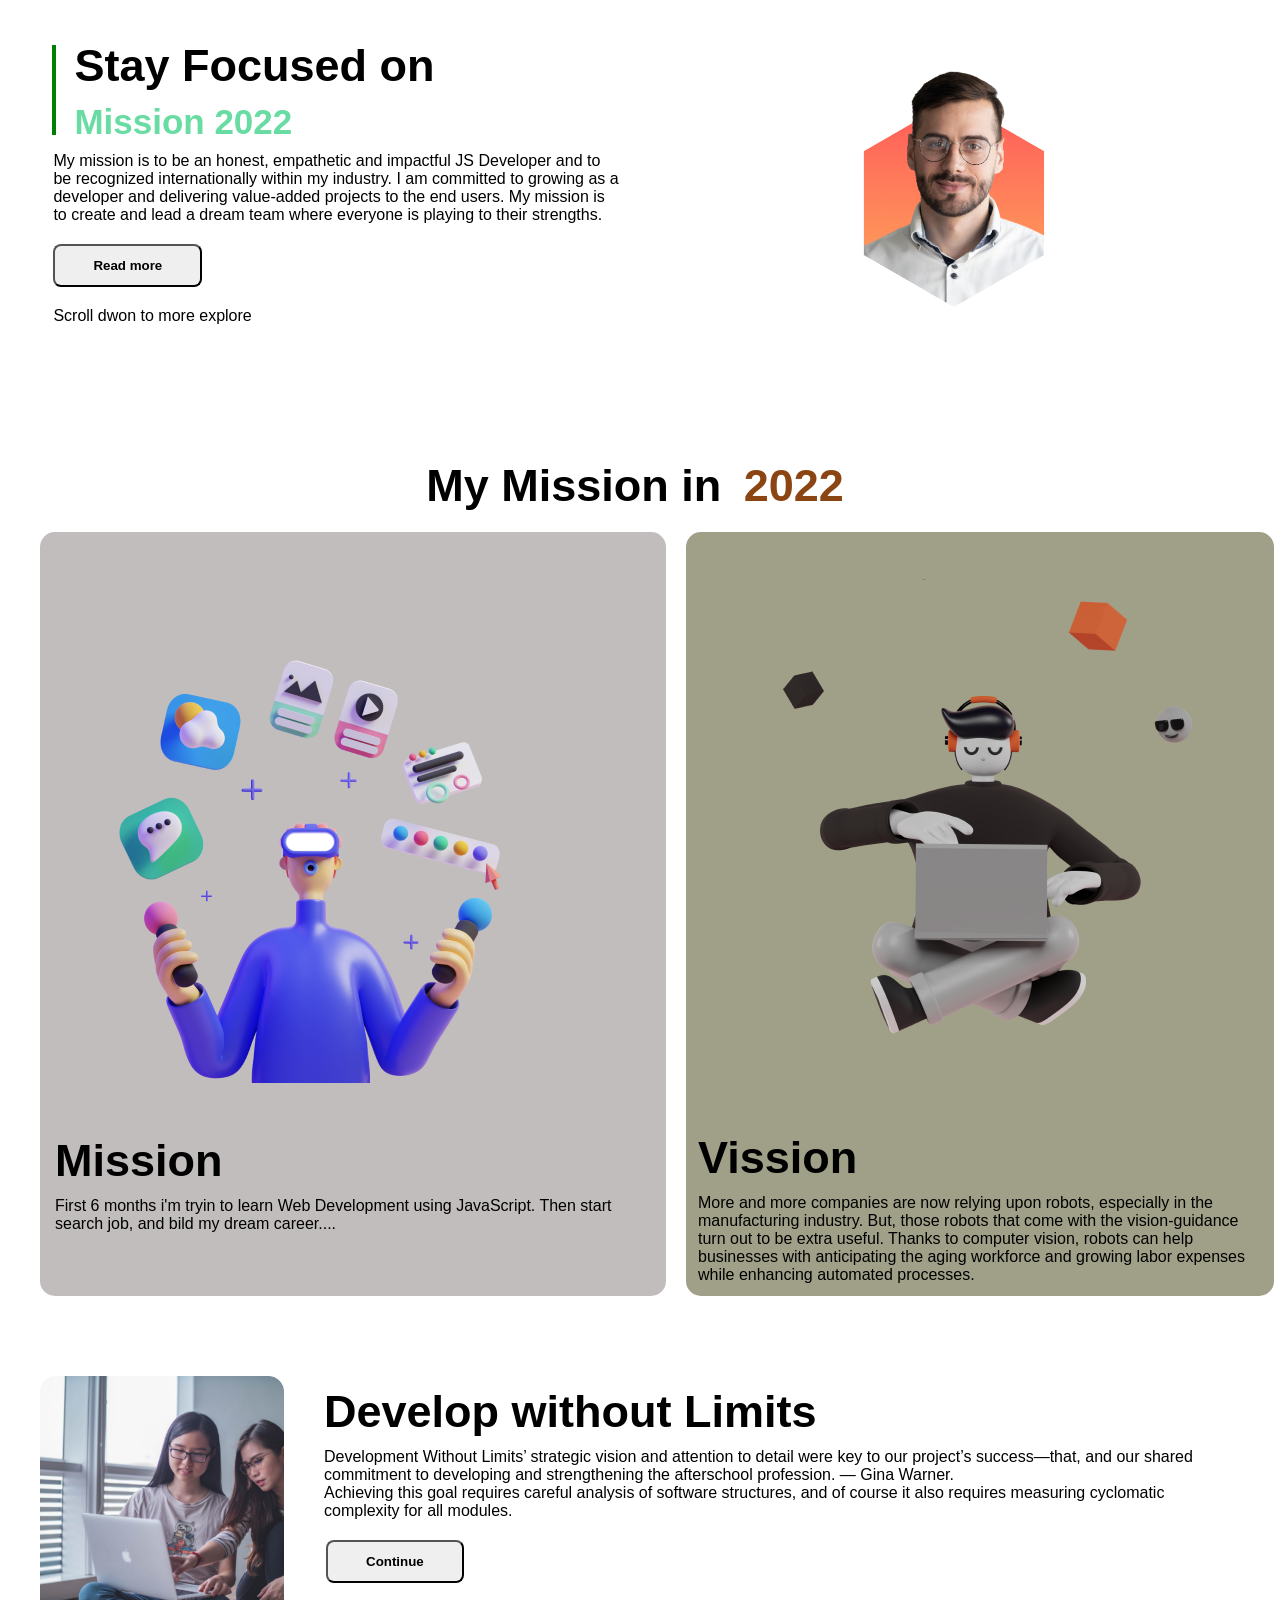
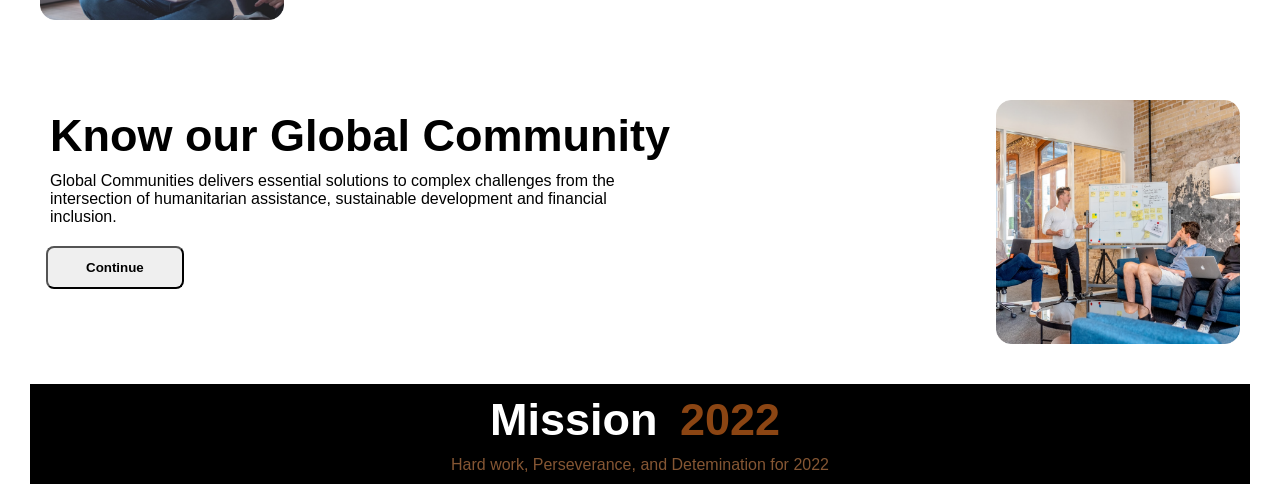
<file: index.html>
<!DOCTYPE html>
<html lang="en">
  <head>
    <meta charset="UTF-8" />
    <meta http-equiv="X-UA-Compatible" content="IE=edge" />
    <meta name="viewport" content="width=device-width, initial-scale=1.0" />
    <link
      rel="shortcut icon"
      href="images/person/person-3.png"
      type="image/x-icon"
    />
    <title>Portfolio</title>
    <link rel="stylesheet" href="css/style.css" />
  </head>
  <body>
    <section class="flexible-container">
      <div class="half-width">
        <div class="vl"></div>
        <h1>Stay Focused on</h1>
        <h2>Mission 2022</h2>
        <p>
          My mission is to be an honest, empathetic and impactful JS Developer
          and to be recognized internationally within my industry. I am
          committed to growing as a developer and delivering value-added
          projects to the end users. My mission is to create and lead a dream
          team where everyone is playing to their strengths.
        </p>
        <button class="button" type="submit">Read more</button>
        <p>Scroll dwon to more explore</p>
      </div>
      <div class="half-width">
        <img src="images/person/person-3.png" alt="My-image" />
      </div>
    </section>

    <h1 class="mission-title">
      My Mission in <span class="saddlebrown">2022</span>
    </h1>
    <section class="my-mission">
      <div class="mission">
        <img src="images/illustrators/illustrator-1.png" alt="" />
        <h1>Mission</h1>
        <p>
          First 6 months i'm tryin to learn Web Development using JavaScript.
          Then start search job, and bild my dream career....
        </p>
      </div>
      <div class="vission">
        <img src="images/illustrators/illustrator-2.png" alt="" />
        <h1>Vission</h1>
        <p>
          More and more companies are now relying upon robots, especially in the
          manufacturing industry. But, those robots that come with the
          vision-guidance turn out to be extra useful. Thanks to computer
          vision, robots can help businesses with anticipating the aging
          workforce and growing labor expenses while enhancing automated
          processes.
        </p>
      </div>
      <div class="goals">
        <img src="images/illustrators/illustrator-3.png" alt="" />
        <h1>Goals</h1>
        <p>
          Achieving this goal requires careful analysis of software structures,
          and of course it also requires measuring cyclomatic complexity for all
          modules.
        </p>
      </div>
    </section>

    <section class="developer-area">
      <img src="images/pictures/coding.png" alt="" />
      <div class="develop">
        <h1>Develop without Limits</h1>
        <p>
          Development Without Limits’ strategic vision and attention to detail
          were key to our project’s success—that, and our shared commitment to
          developing and strengthening the afterschool profession. ― Gina
          Warner.<br />
          Achieving this goal requires careful analysis of software structures,
          and of course it also requires measuring cyclomatic complexity for all
          modules.
        </p>
        <button class="button" type="submit">Continue</button>
      </div>
    </section>

    <section class="knowing-area">
      <div class="know">
        <h1>Know our Global Community</h1>
        <p>
          Global Communities delivers essential solutions to complex challenges
          from the intersection of humanitarian assistance, sustainable
          development and financial inclusion.
        </p>
        <button class="button" type="submit">Continue</button>
      </div>
      <img src="images/pictures/project.png" alt="" />
    </section>
    
    <footer class="footer">
      <h1>Mission <span class="saddlebrown">2022</span></h1>
      <p>Hard work, Perseverance, and Detemination for 2022</p>
    </footer>
  </body>
</html>
</file>
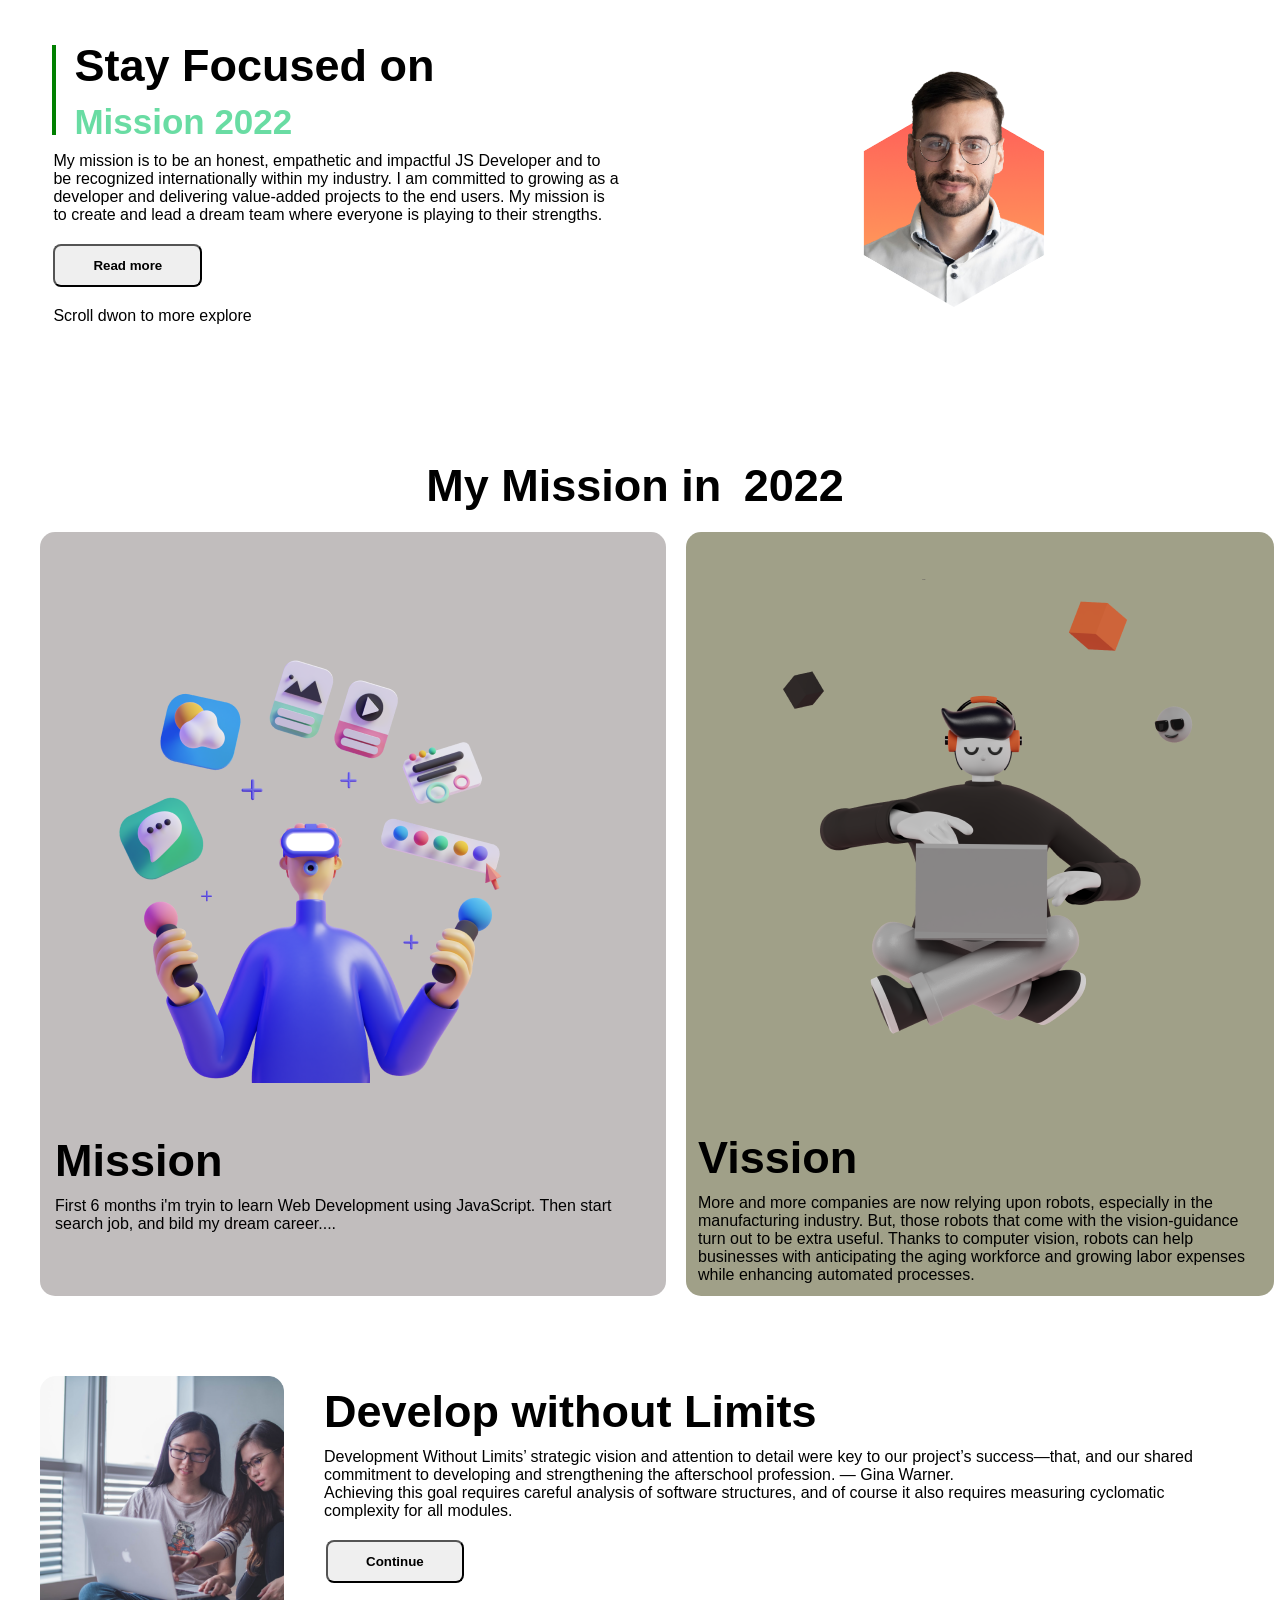
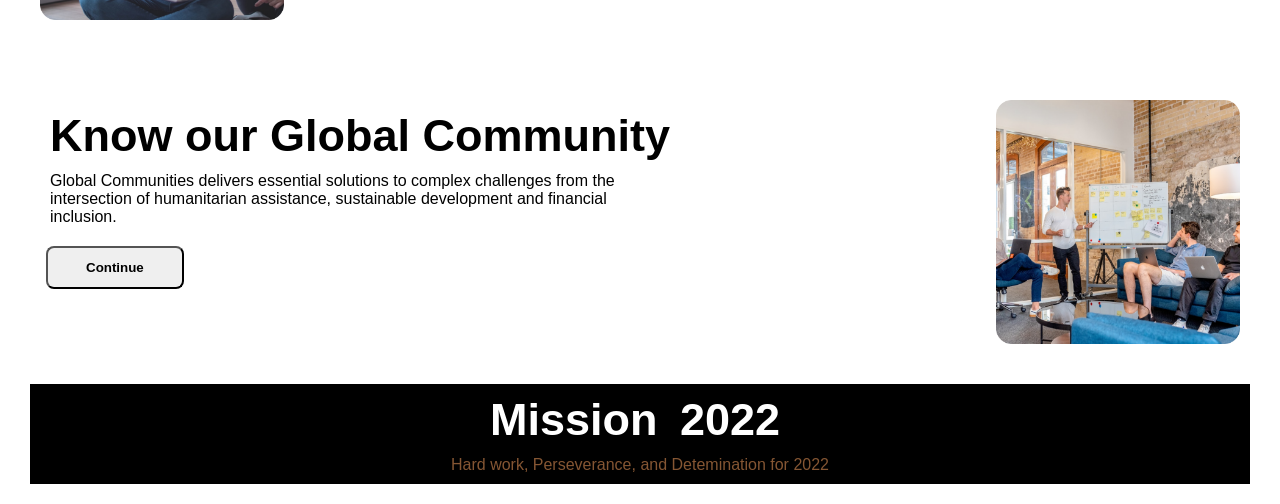
<file: indx.html>
<!DOCTYPE html>
<html lang="en">
<head>
    <meta charset="UTF-8">
    <meta http-equiv="X-UA-Compatible" content="IE=edge">
    <meta name="viewport" content="width=device-width, initial-scale=1.0">
    <link rel="shortcut icon" href="images/person/person-3.png" type="image/x-icon">
    <title>Portfolio</title>
    <link rel="stylesheet" href="css/style.css">
</head>
<body>
    <section class="flexible-container">
        <div class="half-width">
            <div class="vl"></div>
            <h1>Stay Focused on</h1>
            <h2>Mission 2022</h2>
            <p>
                My mission is to be an honest, empathetic and impactful JS Developer and to be recognized internationally within my industry. I am committed to growing as a developer and delivering value-added projects to the end users. My mission is to create and lead a dream team where everyone is playing to their strengths.
            </p>
            <button class="button" type="submit">Read more</button>
            <p>Scroll dwon to more explore</p> 
        </div>
       <div class="half-width">
            <img src="images/person/person-3.png" alt="My-image">
        </div> 
    </section>

    <h1 class=mission-title>My Mission in <span class=f-c>2022</span> </h1>
    <section class="my-mission">
        <div class="mission">
            <img src="images/illustrators/illustrator-1.png" alt="">
            <h1> Mission</h1>
            <p>First 6 months i'm tryin to learn Web Development using JavaScript. Then start  search job, and bild my dream career....</p>
        </div>
        <div class="vission">
            <img src="images/illustrators/illustrator-2.png" alt="">
            <h1>Vission</h1>
            <p>More and more companies are now relying upon robots, especially in the manufacturing industry. But, those robots that come with the vision-guidance turn out to be extra useful. Thanks to computer vision, robots can help businesses with anticipating the aging workforce and growing labor expenses while enhancing automated processes.</p>
        </div>
        <div class="goals">
            <img src="images/illustrators/illustrator-3.png" alt="">
            <h1>Goals</h1>
            <p> Achieving this goal requires careful analysis of software structures, and of course it also requires measuring cyclomatic complexity for all modules.</p>
        </div>
    </section>

    <section class="developer-area">
        <img src="images/pictures/coding.png" alt="">
        <div class="develop">
            <h1>Develop without Limits</h1>
            <p>
                Development Without Limits’ strategic vision and attention to detail were key to our project’s success—that, and our shared commitment to developing and strengthening the afterschool profession.  ― Gina Warner.<br>
                Achieving this goal requires careful analysis of software structures, and of course it also requires measuring cyclomatic complexity for all modules.
            </p>
            <button class="button" type="submit">Continue</button>
        </div>
    </section>

    <section class="knowing-area">
        <div class="know">
            <h1>Know our Global Community</h1>
            <p>
                Global Communities delivers essential solutions to complex challenges from the intersection of humanitarian assistance, sustainable development and financial inclusion.
            </p>
            <button class="button" type="submit">Continue</button>
        </div>
        <img src="images/pictures/project.png" alt="">

    </section>
 
    
    <footer class="footer">
        <h1>Mission <span class=f-c>2022</span> </h1>
        <p>Hard work, Perseverance, and Detemination for 2022</p>
    </footer>
     
</body>
</html>
</file>
<file: css/style.css>
* {
    margin: 10px;
    padding: 0;
    font-family: sans-serif;
}

h1{
    font-size: 45px;
}

h2{
    font-size: 35px;
}

.flexible-container{
    display: flex;
    margin-bottom: 115px;
}

.flexible-container h2 {
    color: rgba(69, 212, 141, 0.808);
}

.half-width{
    width: 50%;
    padding-left: 2%;
}
.vl {
    border-left: 4px solid green;
    height: 90px;
    position: absolute;
    left: 3%;
    margin-left: 14px;
    top: 35px;
  }

.half-width img{
    width: 38%;
    margin-left: 176px;
}
.half-width p{
    margin-left: -11px;
}

.button{
    text-decoration: none;
    background-color: 5px solid royalblue;
    padding: 12px 38px;
    color: black;
    font-weight: 700;
    border-radius: 8px;
    margin-left: -11px;
}
.mission-title {
    text-align: center;
}
.my-mission {
    display: flex;
    margin-bottom: 60px;
}

.mission {
    background-color: rgba(161, 155, 155, 0.657);
    border-radius: 15px;
    padding: 5px;
    border-bottom: 3px;
}

.vission {
    background-color: rgba(70, 70, 25, 0.513);
    border-radius: 15px;
    padding: 2px;
}

.goals {
    background-color: rgba(41, 77, 114, 0.513);
    border-radius: 15px;
    padding: 2px;
    border-bottom: 3px;
}

.developer-area {
  display: flex;
  margin-bottom: 60px;
}

.developer-area img {
    float: left;
    width: 20%;
}

.develop {
    margin-left: 20px;
}
.develop button{
    
    margin-left: 12px; 
}
.knowing-area {
    display: flex;
    margin-bottom: 30px;
}

.knowing-area img {
    float: left;
    width: 20%;
    margin-left: 300px;
    
}
.know button {
    margin-left: 6px;
}

.footer {
    text-align: center;
    background-color: #000;
}

.footer h1 {
    padding-top: 10px;
    color: white;
}

.saddlebrown {
    color: saddlebrown;
}


.footer p {
    color: rgba(187, 120, 71, 0.712);
    padding-bottom: 10px;
}
</file>
